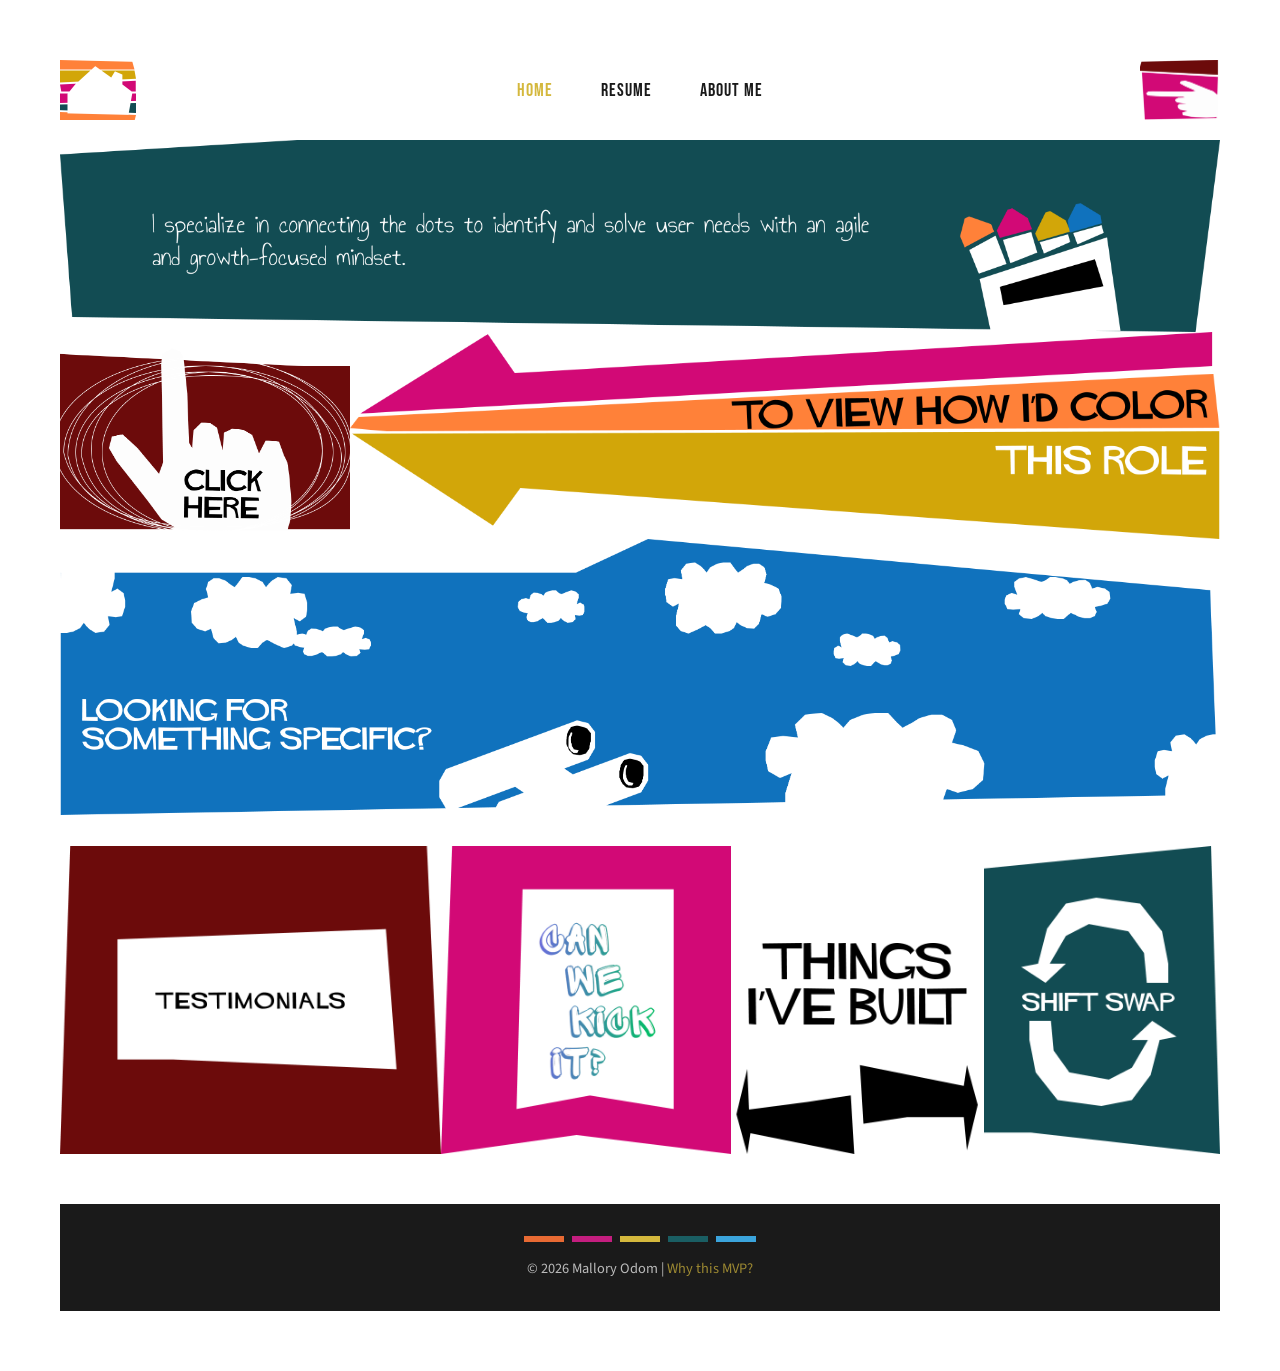
<file: index.html>
<!DOCTYPE html>
<html lang="en">
<head>
    <meta charset="UTF-8">
    <meta name="viewport" content="width=device-width, initial-scale=1.0">
    <title>Mallory Odom | Product Manager</title>
    
    <!-- Fonts -->
    <link href="https://fonts.googleapis.com/css2?family=Bebas+Neue&family=Source+Sans+Pro:wght@400;600;700&display=swap" rel="stylesheet">
    
    <!-- Styles -->
    <link rel="stylesheet" href="styles.css">
</head>
<body>

    <!-- ROW 1: Home + Nav + Back -->
    <div class="row-1">
<a href="index.html" class="img-block no-hover clickable">
    <img src="images/row1-home.png" class="default" alt="Home">
</a>
<nav>
    <ul class="nav-links">
        <li><a href="index.html" class="active">HOME</a></li>
        <li><a href="pages/resume.html">RESUME</a></li>
        <li><a href="pages/aboutme.html">ABOUT ME</a></li>
    </ul>
</nav>
<a href="row1-back.png" class="img-block no-hover clickable">
    <img src="images/row1-back.png" class="default" alt="Back">
</a>
    </div>

<!-- ROW 2: Single image with hover -->
<div class="row-2">
    <a href="https://modom1123.github.io/portfolio/pages/resume.html" class="img-block">
        <img src="images/row2.png" class="default" alt="I specialize in connecting the dots">
        <img src="images/row2-hover.png" class="hover" alt="">
    </a>
</div>

<!-- ROW 3: Click Here (2 blocks with hover) -->
<div class="row-3">
<a href="pages/skylight.html" class="img-block clickable">
    <img src="images/row3-clickhere.png" class="default" alt="Click Here">
    <img src="images/row3-clickhere-hover.png" class="hover" alt="Click Here">
</a>
    <div class="img-block clickable">
        <img src="images/row3-arrow.png" class="default" alt="To view my attempt at some color">
        <img src="images/row3-arrow-hover.png" class="hover" alt="Arrow">
    </div>
</div>
    <!-- ROW 4: Sky (with hover) -->
    <div class="row-4">
        <div class="img-block" style="height:100%">
            <img src="images/row4-sky.png" class="default" alt="Looking for something specific?">
            <img src="images/row4-sky-hover.png" class="hover" alt="Sky Hover">
        </div>
    </div>

    <!-- ROW 5: Category Cards (all with no hover) -->
<div class="row-5" id="categories">
    <a href="pages/testimonials.html" class="img-block no-hover clickable">
        <img src="images/row5-testimonials.png" class="default" alt="Testimonials">
    </a>
<a href="pages/canwekickit.html" class="img-block no-hover clickable">
  <img src="images/row5-can-we-kick-it.png" class="default" alt="Can We Kick It">
</a>
    <a href="pages/things-ive-built.html" class="img-block clickable">
        <img src="images/row5-built.png" class="default" alt="Things I've Built">
        <img src="images/row5-built-hover.png" class="hover" alt="Things I've Built">
    </a>
    <a href="pages/shift-swap.html" class="img-block no-hover clickable">
        <img src="images/row5-swap.png" class="default" alt="Shift Swap">
    </a>
</div>

    <!-- ROW 6: Blank -->
    <div class="row-6"></div>

<!-- FOOTER -->
<footer>
    <div class="footer-stripes">
        <div class="stripe s1"></div>
        <div class="stripe s2"></div>
        <div class="stripe s3"></div>
        <div class="stripe s4"></div>
        <div class="stripe s5"></div>
    </div>
    <p>© 2026 Mallory Odom | <a href="pages/whythismvp.html">Why this MVP?</a></p>
</footer>

    <!-- Scripts -->
    <script src="app.js"></script>
</body>
</html>
</file>
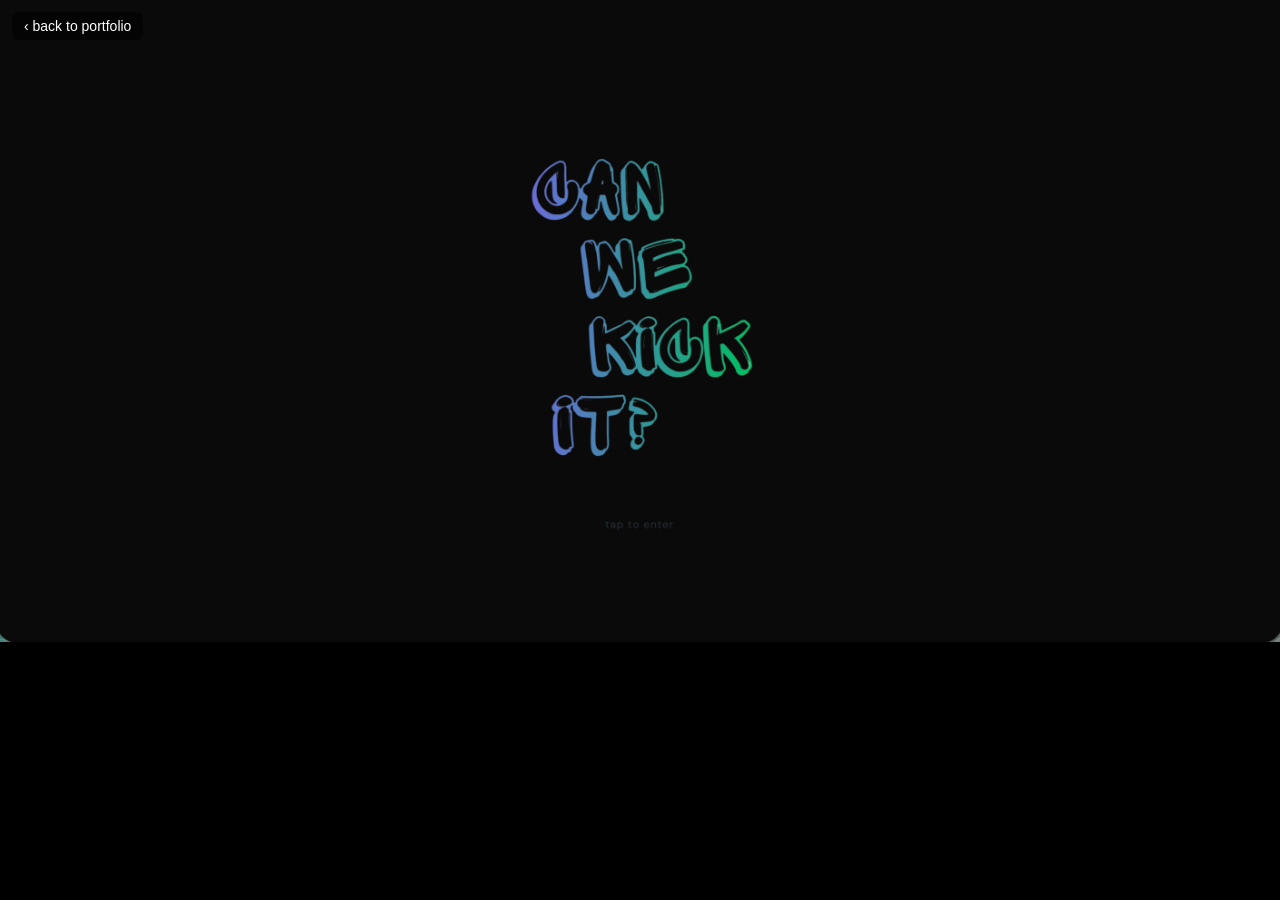
<file: images/canwekickit.html>
<!DOCTYPE html>
<html lang="en">
<head>
<meta charset="UTF-8">
<title>Can We Kick It — Interactive Prototype</title>
<style>
  * { margin: 0; padding: 0; box-sizing: border-box; }
  body { background: #000; font-family: sans-serif; }

  .cwki-screen { display: none; position: relative; width: 100%; }
  .cwki-screen.active { display: block; }
  .cwki-screen img { display: block; width: 100%; height: auto; }

  .cwki-hotspot {
    position: absolute;
    cursor: pointer;
    display: block;
  }
  .cwki-hotspot:hover {
    outline: 3px solid gold;
    outline-offset: -3px;
    background: rgba(255, 215, 0, 0.15);
  }

  .cwki-sidebar-hotspot {
    position: fixed;
    left: 0;
    cursor: pointer;
    z-index: 50;
    display: block;
  }
  .cwki-sidebar-hotspot:hover {
    outline: 3px solid gold;
    outline-offset: -3px;
    background: rgba(255, 215, 0, 0.15);
  }

  .cwki-back-link {
    position: fixed;
    top: 12px;
    left: 12px;
    font-size: 14px;
    color: #fff;
    background: rgba(0, 0, 0, 0.55);
    padding: 6px 12px;
    border-radius: 6px;
    z-index: 100;
    text-decoration: none;
  }
</style>
</head>
<body>

<a href="../index.html" class="cwki-back-link">‹ back to portfolio</a>

<!-- SPLASH -->
<div class="cwki-screen active" id="screen-splash">
  <img src="../images/can we kick it- enter.png" alt="Can We Kick It splash screen">
  <a class="cwki-hotspot" style="left:0; top:0; width:100%; height:100%;"
     onclick="return cwkiShow('screen-login')" title="Tap to enter"></a>
</div>

<!-- LOGIN -->
<div class="cwki-screen" id="screen-login">
  <img src="../images/can we kick it- login.png" alt="Login screen">
  <a class="cwki-hotspot" style="left:39.4%; top:64.9%; width:21.2%; height:5%;"
     onclick="return cwkiShow('screen-homepage')" title="Sign in"></a>
</div>

<!-- HOMEPAGE (top + bottom stacked, one scroll) -->
<div class="cwki-screen" id="screen-homepage">
  <img src="../images/can we kick it- homepage top.png" alt="Homepage top">
  <img src="../images/can we kick it- homepage bottom.png" alt="Homepage bottom">
</div>

<!-- YOUR CREWS -->
<div class="cwki-screen" id="screen-crews">
  <img src="../images/can we kick it- your crews.png" alt="Your crews screen">
  <a class="cwki-hotspot" style="left:42%; top:15%; width:16%; height:15%;"
     onclick="return cwkiShow('screen-homepage')" title="Back to homepage"></a>
</div>

<!-- FAQ -->
<div class="cwki-screen" id="screen-faq">
  <img src="../images/can we kick it- FAQ.png" alt="FAQ screen">
  <a class="cwki-hotspot" style="left:30%; top:1%; width:8%; height:5%;"
     onclick="return cwkiShow('screen-homepage')" title="Back"></a>
</div>

<!-- SETTINGS -->
<div class="cwki-screen" id="screen-settings">
  <img src="../images/can we kick it- settings.png" alt="Settings screen">
  <a class="cwki-hotspot" style="left:33%; top:1%; width:8%; height:5%;"
     onclick="return cwkiShow('screen-homepage')" title="Back"></a>
</div>

<!-- CREW MAP -->
<div class="cwki-screen" id="screen-map">
  <img src="../images/can we kick it- crew map.png" alt="Crew map screen">
  <a class="cwki-hotspot" style="left:22%; top:1%; width:8%; height:5%;"
     onclick="return cwkiShow('screen-homepage')" title="Back"></a>
</div>

<!-- NOTIFICATIONS -->
<div class="cwki-screen" id="screen-notifications">
  <img src="../images/can we kick it- notifications.png" alt="Notifications screen">
  <a class="cwki-hotspot" style="left:33%; top:1%; width:8%; height:5%;"
     onclick="return cwkiShow('screen-homepage')" title="Back"></a>
</div>

<!-- FIXED SIDEBAR (only active on homepage) -->
<div id="cwki-sidebar" style="display:none;">
  <a class="cwki-sidebar-hotspot" style="top:9%; width:4vw; height:3.5vh;"
     onclick="return cwkiShow('screen-notifications')" title="Notifications"></a>
  <a class="cwki-sidebar-hotspot" style="top:14%; width:4vw; height:3.5vh;"
     onclick="return cwkiShow('screen-map')" title="Crew Map"></a>
  <a class="cwki-sidebar-hotspot" style="top:19%; width:4vw; height:3.5vh;"
     onclick="return cwkiShow('screen-crews')" title="Your Crews"></a>
  <a class="cwki-sidebar-hotspot" style="top:87%; width:4vw; height:3.5vh;"
     onclick="return cwkiShow('screen-settings')" title="Settings"></a>
  <a class="cwki-sidebar-hotspot" style="top:92%; width:4vw; height:3.5vh;"
     onclick="return cwkiShow('screen-faq')" title="FAQ"></a>
</div>

<script>
function cwkiShow(id) {
  document.querySelectorAll('.cwki-screen').forEach(function (s) {
    s.classList.remove('active');
  });
  document.getElementById(id).classList.add('active');
  document.getElementById('cwki-sidebar').style.display =
    (id === 'screen-homepage') ? 'block' : 'none';
  window.scrollTo(0, 0);
  return false;
}
</script>

</body>
</html>
</file>
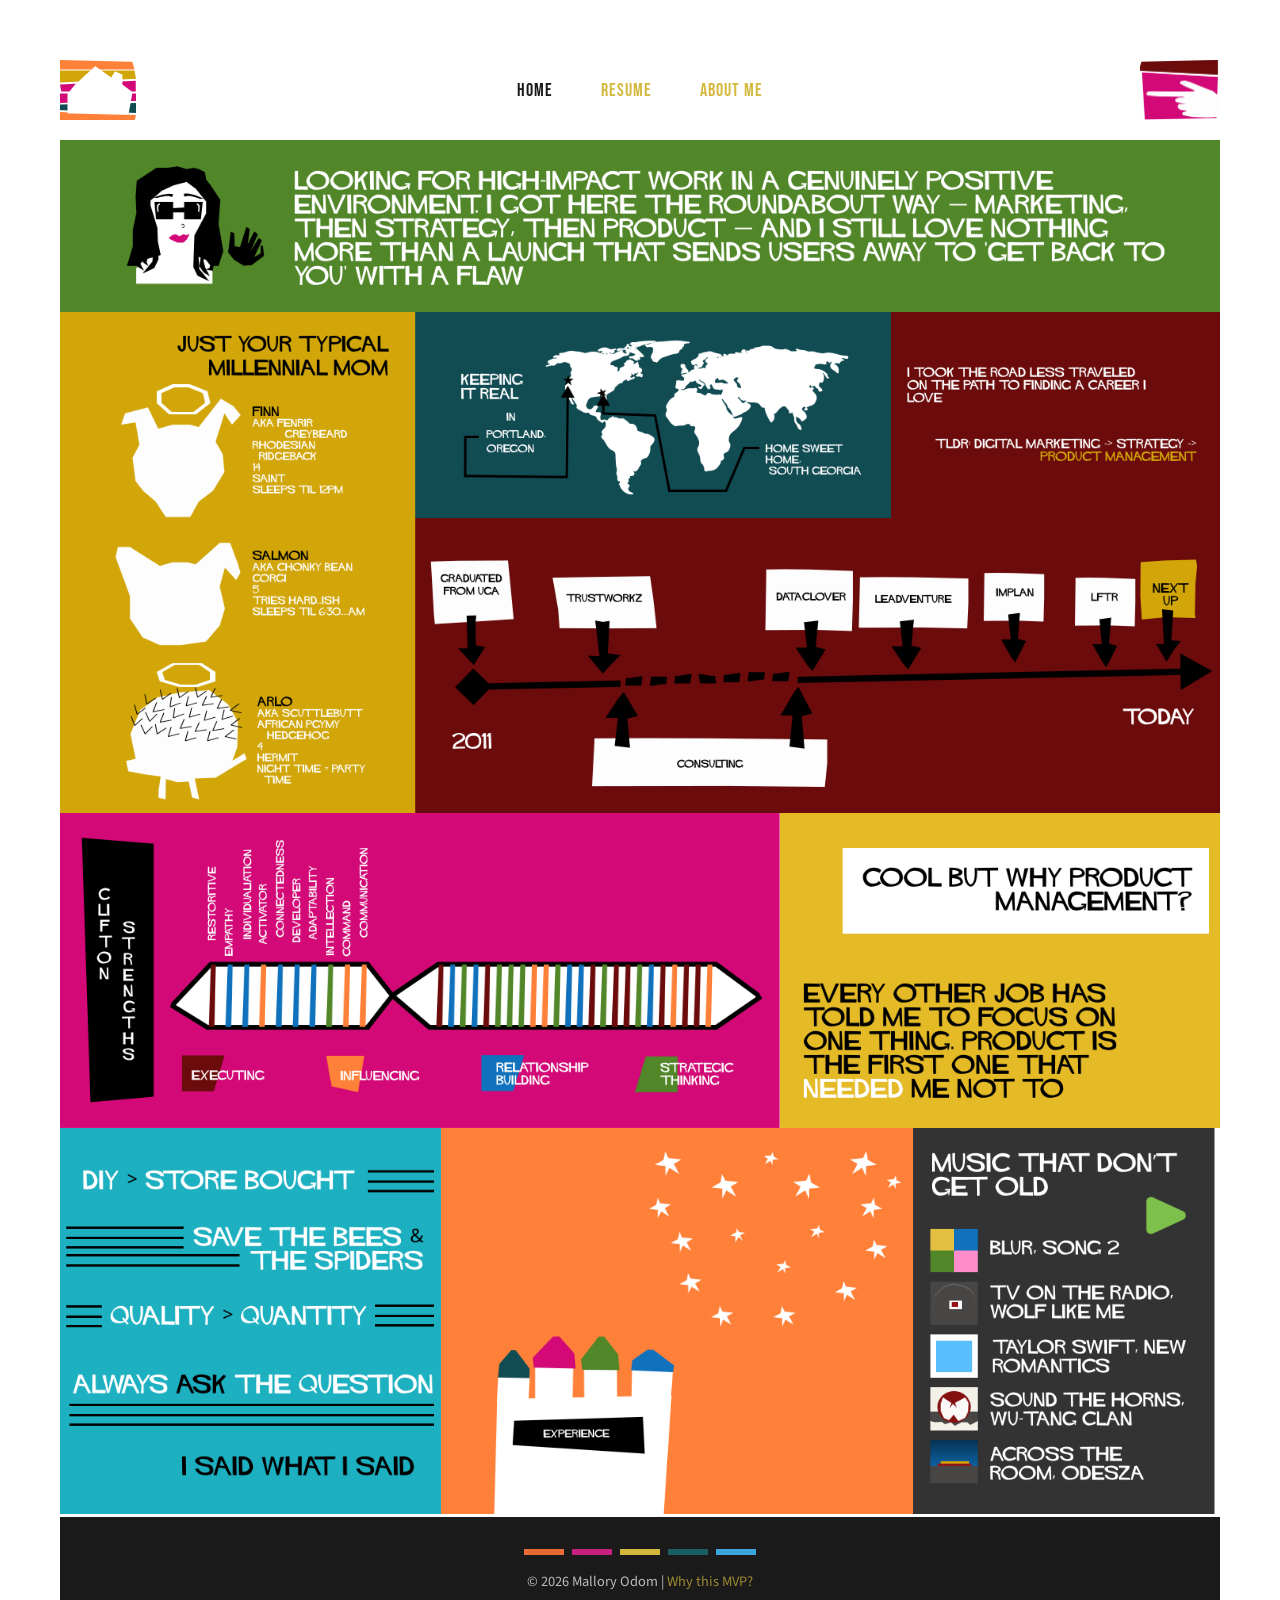
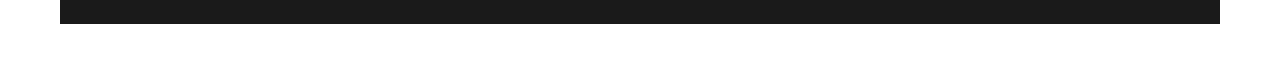
<file: pages/aboutme.html>
<!DOCTYPE html>
<html lang="en">
<head>
    <meta charset="UTF-8">
    <meta name="viewport" content="width=device-width, initial-scale=1.0">
    <title>About Me | Mallory Odom</title>
    <!-- Fonts -->
    <link href="https://fonts.googleapis.com/css2?family=Bebas+Neue&family=Source+Sans+Pro:wght@400;600;700&display=swap" rel="stylesheet">
    <!-- Styles -->
    <link rel="stylesheet" href="../styles.css">
</head>
<body>
<!-- ROW 1: Home + Nav + Back -->
    <div class="row-1">
        <a href="../index.html" class="img-block no-hover clickable">
            <img src="../images/row1-home.png" class="default" alt="Home">
        </a>
        <nav>
            <ul class="nav-links">
                <li><a href="../index.html">HOME</a></li>
                <li><a href="resume.html" class="active">RESUME</a></li>
                <li><a href="aboutme.html">ABOUT ME</a></li>
            </ul>
        </nav>
        <a href="javascript:history.back()" class="img-block clickable">
            <img src="../images/row1-back.png" class="default" alt="Back">
            <img src="../images/row1-back-hover.png" class="hover" alt="Back">
        </a>
    </div>

  <!-- ABOUT BANNER 1: Intro -->
<div class="about-banner">
    <img src="../images/row_1-AM.png" alt="Looking for high-impact work in a genuinely positive environment">
</div>

<!-- ABOUT BANNER 2: Millennial mom, map, career path -->
<div class="about-banner">
    <img src="../images/row_2-AM.png" alt="Just your typical millennial mom, keeping it real in Portland Oregon, career timeline">
</div>

<!-- ABOUT ROW: Strengths + Why PM (2 columns) -->
<div class="about-strengths-row">
    <img src="../images/row_3-1-AM.png" alt="Clifton Strengths">
    <img src="../images/row_3-2-AM.png" alt="Cool but why product management">
</div>

<!-- ABOUT ROW: DIY / Experience / Music (3 columns) -->
<div class="about-cards">
    <img src="../images/row_4-1-AM.png" alt="DIY greater than store bought">
<a href="resume.html" class="img-block clickable">
    <img src="../images/row_4-2-AM.png" class="default" alt="Experience">
    <img src="../images/row_4-2-hover-AM.png" class="hover" alt="Experience">
</a>
    <img src="../images/row_4-_3-AM.png" alt="Music that don't get old">
</div>
<!-- FOOTER -->
<footer>
    <div class="footer-stripes">
        <div class="stripe s1"></div>
        <div class="stripe s2"></div>
        <div class="stripe s3"></div>
        <div class="stripe s4"></div>
        <div class="stripe s5"></div>
    </div>
    <p>© 2026 Mallory Odom | <a href="pages/whythismvp.html">Why this MVP?</a></p>
</footer>

    <!-- Scripts -->
    <script src="../app.js"></script>
</body>
</html>
</file>
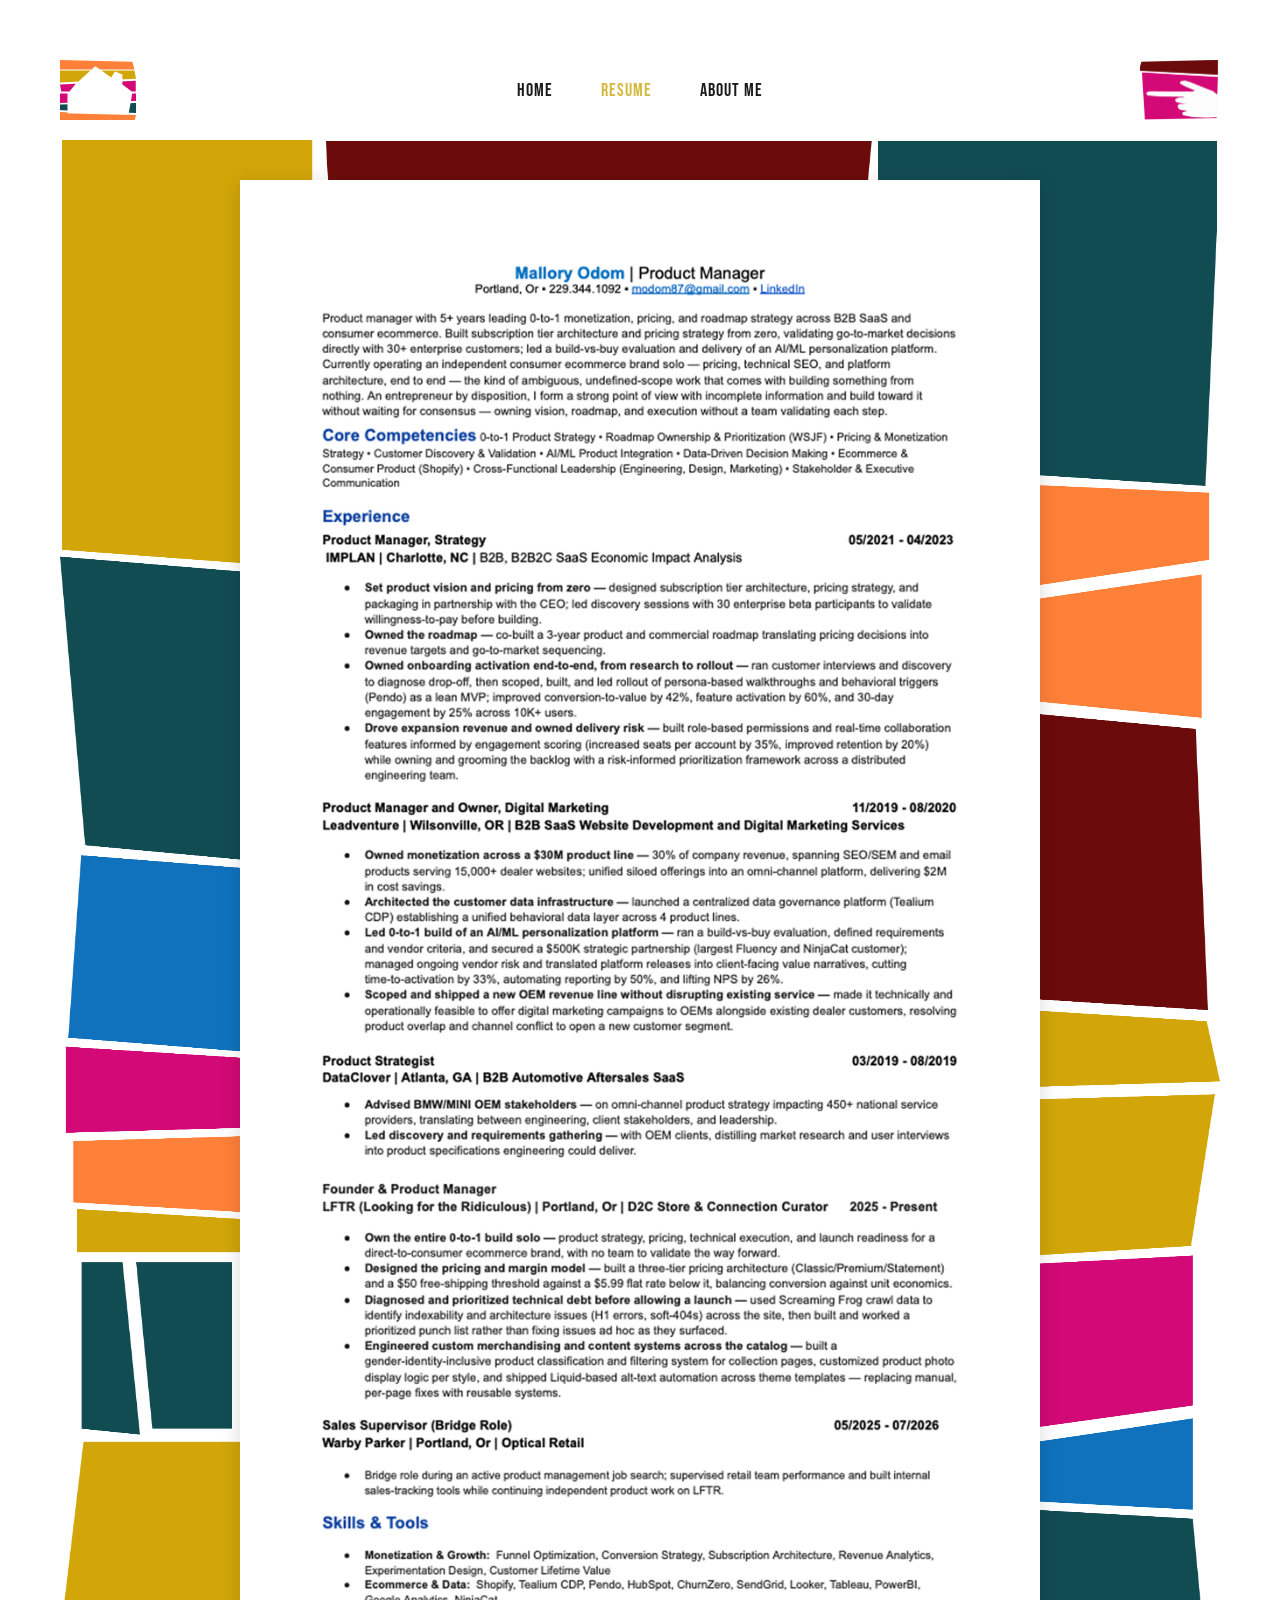
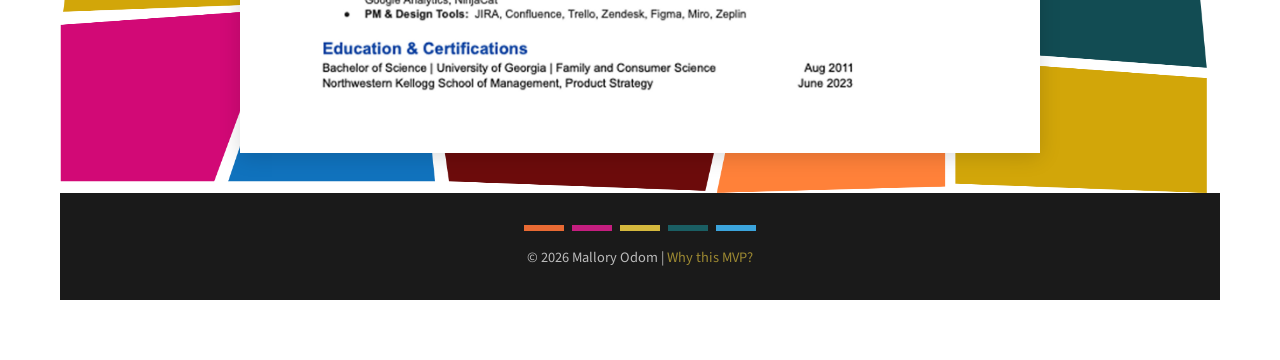
<file: pages/resume.html>
<!DOCTYPE html>
<html lang="en">
<head>
    <meta charset="UTF-8">
    <meta name="viewport" content="width=device-width, initial-scale=1.0">
    <title>Resume | Mallory Odom</title>
    <link href="https://fonts.googleapis.com/css2?family=Bebas+Neue&family=Source+Sans+Pro:wght@400;600;700&display=swap" rel="stylesheet">
    <link rel="stylesheet" href="../styles.css">
</head>
<body>
    <!-- ROW 1: Home + Nav + Back -->
    <div class="row-1">
        <a href="../index.html" class="img-block no-hover clickable">
            <img src="../images/row1-home.png" class="default" alt="Home">
        </a>
        <nav>
            <ul class="nav-links">
                <li><a href="../index.html">HOME</a></li>
                <li><a href="resume.html" class="active">RESUME</a></li>
                <li><a href="aboutme.html">ABOUT ME</a></li>
            </ul>
        </nav>
        <a href="javascript:history.back()" class="img-block no-hover clickable">
            <img src="../images/row1-back.png" class="default" alt="Back">
        </a>
    </div>

    <!-- RESUME PAGE -->
    <div class="resume-page">

        <!-- Resume Content Card -->
        <div class="resume-content">

            <!-- Header + Objective + Core Competencies -->
            <div class="resume-section">
                <img src="../images/resume -1.png" alt="Mallory Odom, Product Manager, contact info, objective statement, and core competencies">
            </div>

            <!-- Experience: IMPLAN (with hover link) -->
            <a href="impln.html" class="resume-section resume-link no-hover">
    <img src="../images/resume -2.png" class="default" alt="IMPLAN, Product Manager Strategy">
</a>
            <!-- Experience: Leadventure (with hover link) -->
            <a href="lv.html" class="resume-section resume-link no-hover">
    <img src="../images/resume -3.png" class="default" alt="Leadventure, Product Manager and Owner Digital Marketing">
</a>

            <!-- Experience: DataClover (with hover link) -->
            <a href="dc.html" class="resume-section resume-link no-hover">
    <img src="../images/resume -4.png" class="default" alt="DataClover, Product Strategist">
</a>

            <!-- Experience: LFTR (with hover link) -->
            <a href="lftr.html" class="resume-section resume-link no-hover">
    <img src="../images/resume -5.png" class="default" alt="LFTR, Founder and Product Manager">
</a>

            <!-- Warby Parker + Skills & Tools + Education -->
            <div class="resume-section">
                <img src="../images/resume -6.png" alt="Warby Parker Sales Supervisor, Skills and Tools, Education and Certifications">
            </div>

        </div>

    </div>

<!-- FOOTER -->
<footer>
    <div class="footer-stripes">
        <div class="stripe s1"></div>
        <div class="stripe s2"></div>
        <div class="stripe s3"></div>
        <div class="stripe s4"></div>
        <div class="stripe s5"></div>
    </div>
    <p>© 2026 Mallory Odom | <a href="pages/whythismvp.html">Why this MVP?</a></p>
</footer>

    <script src="../app.js"></script>
</body>
</html>
</file>
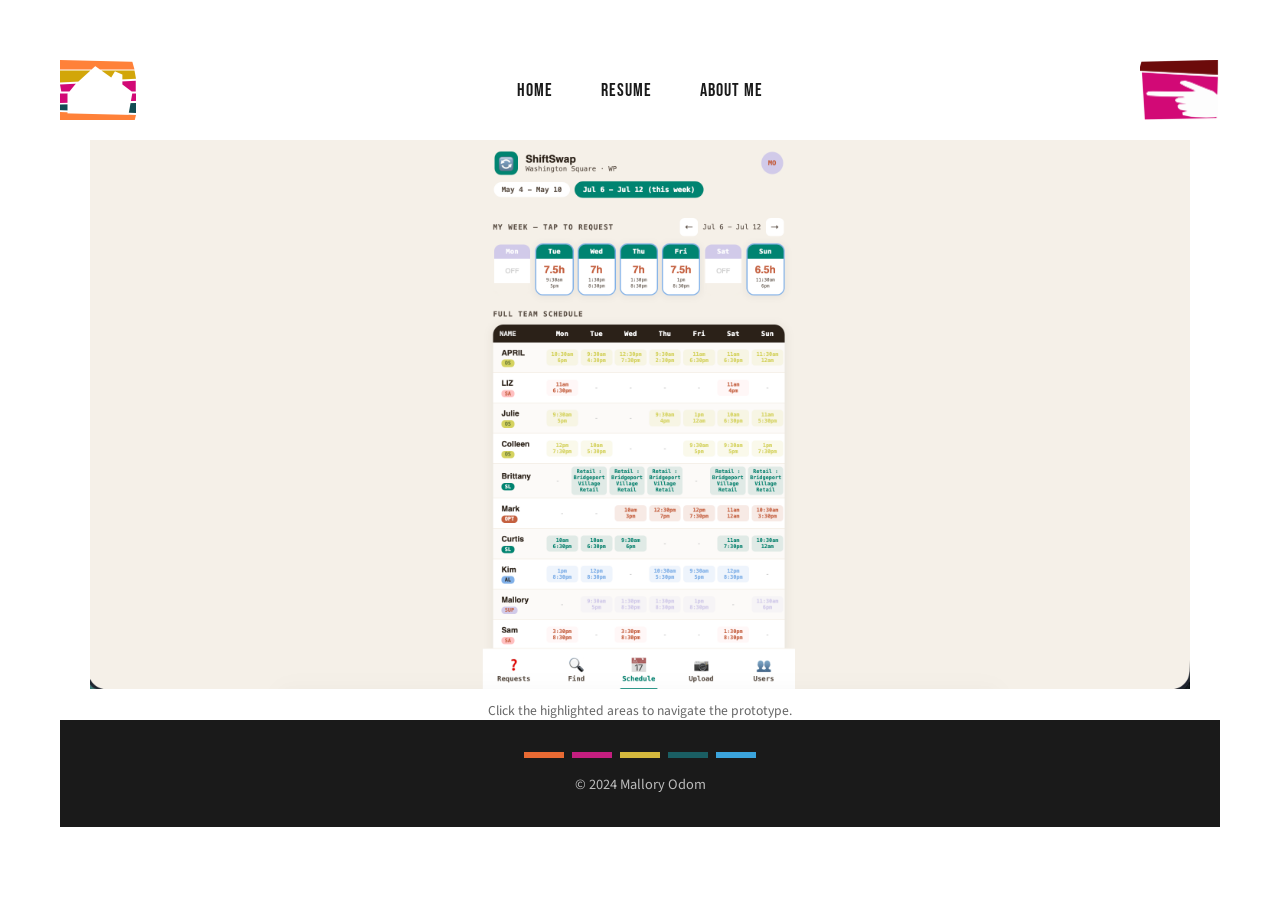
<file: pages/shift-swap.html>
<!DOCTYPE html>
<html lang="en">
<head>
    <meta charset="UTF-8">
    <meta name="viewport" content="width=device-width, initial-scale=1.0">
    <title>Shift Swap Demo | Mallory Odom</title>
    <link href="https://fonts.googleapis.com/css2?family=Bebas+Neue&family=Source+Sans+Pro:wght@400;600;700&display=swap" rel="stylesheet">
    <link rel="stylesheet" href="../styles.css">
    <style>
        .demo-wrap {
            max-width: 1100px;
            margin: 0 auto;
            position: relative;
        }

        .demo-stage {
            position: relative;
            width: 100%;
            line-height: 0;
        }

        .demo-screen {
            position: absolute;
            top: 0;
            left: 0;
            width: 100%;
            display: none;
            line-height: 0;
        }

        .demo-screen.active {
            display: block;
            position: relative;
        }

        .demo-screen img {
            width: 100%;
            height: auto;
            display: block;
        }

        .hotspot {
            position: absolute;
            cursor: pointer;
            border-radius: 8px;
            transition: background 0.2s ease, outline 0.2s ease;
            z-index: 5;
        }

        .hotspot:hover {
            background: rgba(212, 184, 61, 0.25);
            outline: 2px solid #D4B83D;
        }

        .nav-hotspots {
            position: absolute;
            top: 0;
            left: 0;
            width: 100%;
            height: 100%;
            pointer-events: none;
            z-index: 10;
        }

        .nav-hotspots .hotspot {
            pointer-events: auto;
        }

        .demo-note {
            text-align: center;
            font-family: 'Source Sans Pro', sans-serif;
            color: #666;
            font-size: 0.85rem;
            margin-top: 12px;
        }
    </style>
</head>
<body>
    <!-- ROW 1: Home + Nav + Back -->
    <div class="row-1">
        <a href="../index.html" class="img-block no-hover clickable">
            <img src="../images/row1-home.png" class="default" alt="Home">
        </a>
        <nav>
            <ul class="nav-links">
                <li><a href="../index.html">HOME</a></li>
                <li><a href="resume.html">RESUME</a></li>
                <li><a href="aboutme.html">ABOUT ME</a></li>
            </ul>
        </nav>
        <a href="javascript:history.back()" class="img-block no-hover clickable">
            <img src="../images/row1-back.png" class="default" alt="Back">
        </a>
    </div>

    <!-- DEMO -->
    <div class="demo-wrap">
        <div class="demo-stage">

            <!-- Screen: Schedule (default/home) -->
            <div class="demo-screen active" data-screen="schedule">
                <img src="../images/shift swap-schedule.png" alt="ShiftSwap schedule view">
            </div>

            <!-- Screen: Find Coverage home -->
            <div class="demo-screen" data-screen="find-home">
                <img src="../images/shift swap-find home.png" alt="ShiftSwap find coverage home">
                <div class="hotspot" data-goto="find-as-manager" style="left: 37%; top: 24.5%; width: 14%; height: 17%;"></div>
                <div class="hotspot" data-goto="find-as-me" style="left: 51%; top: 24.5%; width: 14%; height: 17%;"></div>
            </div>

            <!-- Screen: Find Coverage - As a Manager -->
            <div class="demo-screen" data-screen="find-as-manager">
                <img src="../images/shift swap-find as a manager.png" alt="ShiftSwap find coverage as a manager">
                <div class="hotspot" data-goto="find-as-me" style="left: 51%; top: 24.5%; width: 14%; height: 17%;"></div>
            </div>

            <!-- Screen: Find Coverage - As Me -->
            <div class="demo-screen" data-screen="find-as-me">
                <img src="../images/shift swap-find as me.png" alt="ShiftSwap find coverage as me">
                <div class="hotspot" data-goto="find-as-manager" style="left: 37%; top: 24.5%; width: 14%; height: 17%;"></div>
            </div>

            <!-- Screen: Requests -->
            <div class="demo-screen" data-screen="requests">
                <img src="../images/shift swap-request.png" alt="ShiftSwap requests view">
            </div>

            <!-- Screen: Upload / Edit Schedule -->
            <div class="demo-screen" data-screen="upload">
                <img src="../images/shift swap- upload.png" alt="ShiftSwap upload and edit schedule view">
            </div>

            <!-- Screen: Users -->
            <div class="demo-screen" data-screen="users">
                <img src="../images/shift swap-users.png" alt="ShiftSwap users view">
            </div>

            <!-- Persistent bottom nav hotspots, same on every screen -->
            <div class="nav-hotspots">
                <div class="hotspot" data-goto="requests" style="left: 36%; top: 94%; width: 5.5%; height: 5.5%;"></div>
                <div class="hotspot" data-goto="find-home" style="left: 41.8%; top: 94%; width: 5.5%; height: 5.5%;"></div>
                <div class="hotspot" data-goto="schedule" style="left: 47.6%; top: 94%; width: 5.5%; height: 5.5%;"></div>
                <div class="hotspot" data-goto="upload" style="left: 53.4%; top: 94%; width: 5.5%; height: 5.5%;"></div>
                <div class="hotspot" data-goto="users" style="left: 59.2%; top: 94%; width: 5.5%; height: 5.5%;"></div>
            </div>

        </div>

        <p class="demo-note">Click the highlighted areas to navigate the prototype.</p>

    </div>

    <!-- Footer -->
    <footer>
        <div class="footer-stripes">
            <div class="stripe s1"></div>
            <div class="stripe s2"></div>
            <div class="stripe s3"></div>
            <div class="stripe s4"></div>
            <div class="stripe s5"></div>
        </div>
        <p>© 2024 Mallory Odom</p>
    </footer>

    <script src="../app.js"></script>
    <script>
        document.querySelectorAll('.hotspot[data-goto]').forEach(function (spot) {
            spot.addEventListener('click', function () {
                var target = spot.getAttribute('data-goto');
                document.querySelectorAll('.demo-screen').forEach(function (screen) {
                    screen.classList.toggle('active', screen.getAttribute('data-screen') === target);
                });
            });
        });
    </script>
</body>
</html>
</file>
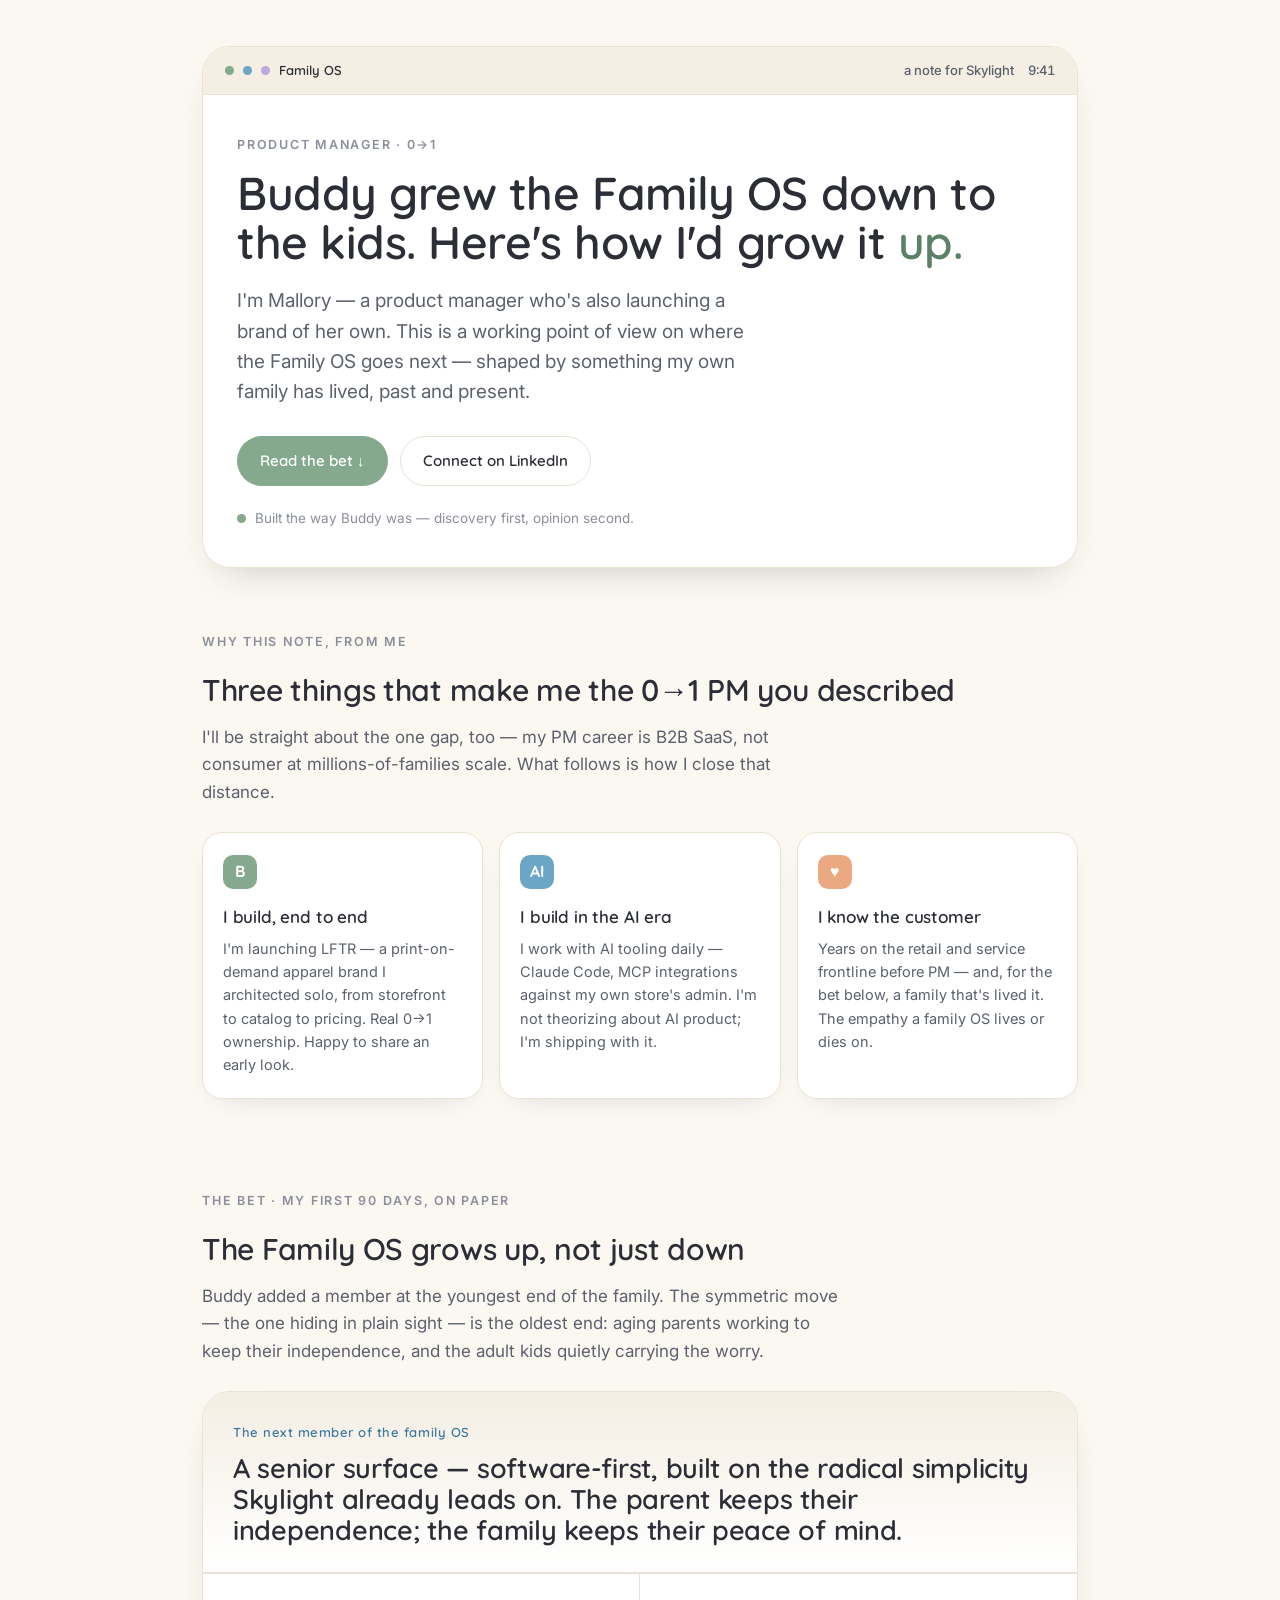
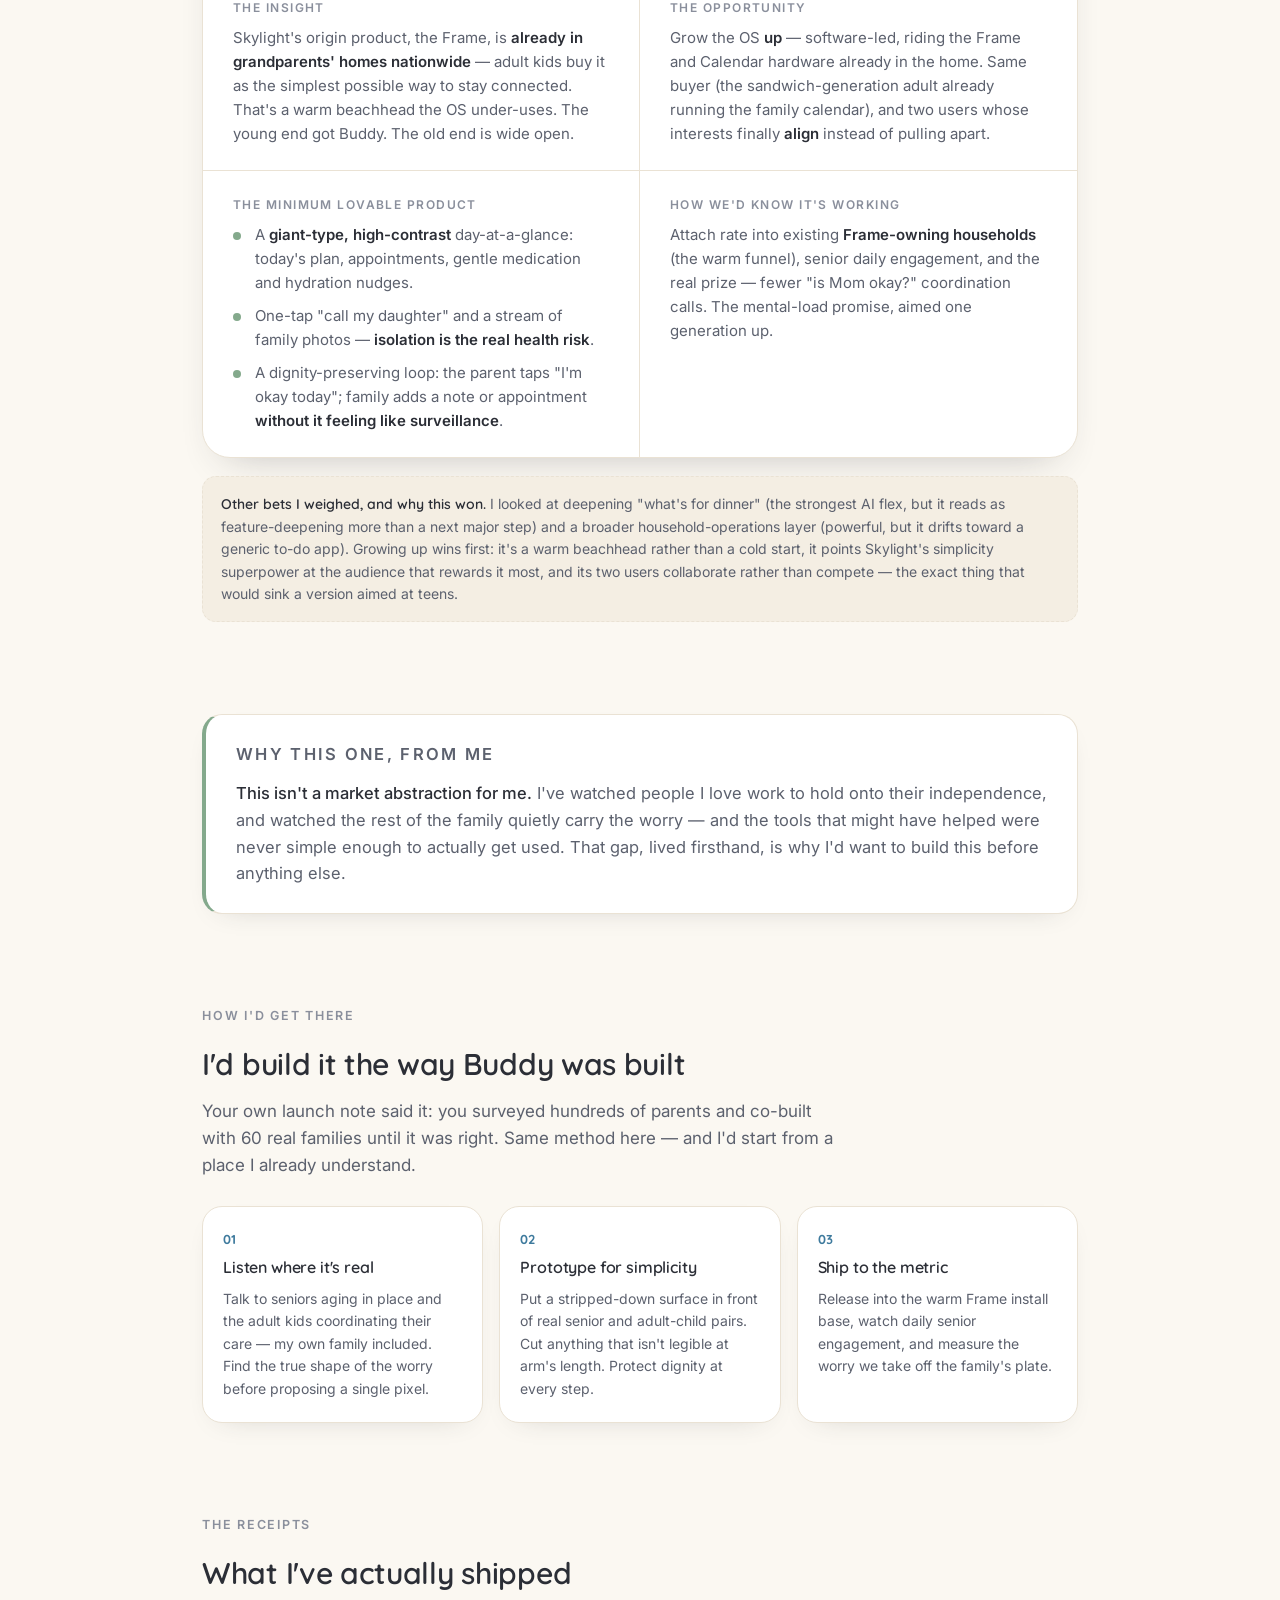
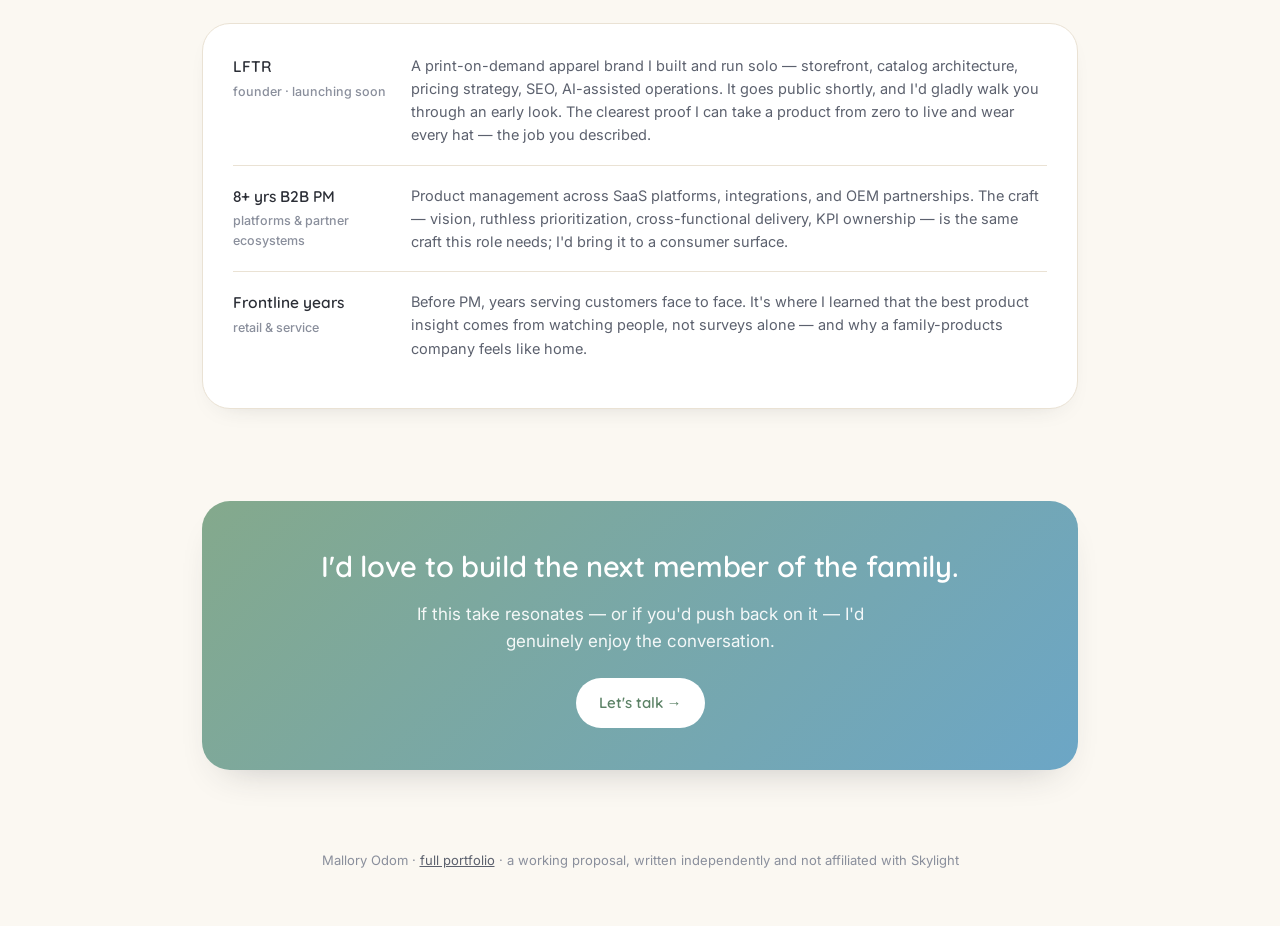
<file: pages/skylight.html>
<!DOCTYPE html>
<html lang="en">
<head>
<meta charset="UTF-8" />
<meta name="viewport" content="width=device-width, initial-scale=1.0" />
<title>Mallory Odom — for Skylight</title>
<link rel="preconnect" href="https://fonts.googleapis.com" />
<link rel="preconnect" href="https://fonts.gstatic.com" crossorigin />
<link href="https://fonts.googleapis.com/css2?family=Quicksand:wght@400;500;600;700&family=Inter:wght@400;500;600&display=swap" rel="stylesheet" />
<style>
  :root{
    --paper:#FBF8F2;
    --paper-2:#F4EEE3;
    --card:#FFFFFF;
    --ink:#2B2E36;
    --ink-soft:#5C616E;
    --ink-faint:#8A8F9C;
    --sage:#84A98C;
    --sage-deep:#5C8266;
    --lagoon:#6CA6C6;
    --lagoon-deep:#3E7A9D;
    --lavender:#BBA9E0;
    --apricot:#EBA982;
    --line:#EAE2D4;
    --shadow:0 18px 40px -24px rgba(43,46,54,.32);
    --shadow-soft:0 10px 28px -20px rgba(43,46,54,.28);
    --r-lg:28px;
    --r-md:20px;
    --r-sm:14px;
    --maxw:920px;
  }
  *{box-sizing:border-box;}
  html{scroll-behavior:smooth;}
  body{
    margin:0;
    background:var(--paper);
    color:var(--ink);
    font-family:"Inter",system-ui,sans-serif;
    font-size:17px;
    line-height:1.6;
    -webkit-font-smoothing:antialiased;
  }
  .wrap{max-width:var(--maxw);margin:0 auto;padding:0 22px;}
  h1,h2,h3{font-family:"Quicksand",sans-serif;font-weight:600;letter-spacing:-.01em;margin:0;}
  p{margin:0 0 1em;}
  a{color:var(--lagoon-deep);}
  .eyebrow{
    font-family:"Inter",sans-serif;font-weight:600;font-size:12.5px;
    letter-spacing:.14em;text-transform:uppercase;color:var(--ink-faint);
    margin:0 0 14px;
  }

  /* ---------- Device-frame hero ---------- */
  header{padding:46px 0 18px;}
  .device{
    background:var(--card);
    border:1px solid var(--line);
    border-radius:var(--r-lg);
    box-shadow:var(--shadow);
    overflow:hidden;
  }
  .statusbar{
    display:flex;align-items:center;justify-content:space-between;
    padding:13px 22px;background:var(--paper-2);
    border-bottom:1px solid var(--line);
    font-size:13px;color:var(--ink-soft);font-weight:500;
  }
  .statusbar .os{display:flex;align-items:center;gap:9px;font-family:"Quicksand";font-weight:600;color:var(--ink);}
  .dot{width:9px;height:9px;border-radius:50%;display:inline-block;}
  .dot.sage{background:var(--sage);}
  .dot.lagoon{background:var(--lagoon);}
  .dot.lav{background:var(--lavender);}
  .statusbar .meta{display:flex;align-items:center;gap:14px;font-variant-numeric:tabular-nums;}
  .screen{padding:40px 34px 38px;}
  .screen h1{font-size:clamp(30px,5.4vw,46px);line-height:1.08;}
  .screen h1 .hl{color:var(--sage-deep);}
  .screen .sub{font-size:clamp(17px,2.4vw,19px);color:var(--ink-soft);max-width:44ch;margin-top:18px;}
  .cta-row{display:flex;flex-wrap:wrap;gap:12px;margin-top:28px;}
  .btn{
    display:inline-flex;align-items:center;gap:8px;
    font-family:"Quicksand";font-weight:600;font-size:15px;
    padding:12px 22px;border-radius:999px;text-decoration:none;
    border:1.5px solid transparent;transition:transform .15s ease, background .15s ease;
  }
  .btn.primary{background:var(--sage);color:#fff;}
  .btn.primary:hover{background:var(--sage-deep);transform:translateY(-1px);}
  .btn.ghost{background:transparent;color:var(--ink);border-color:var(--line);}
  .btn.ghost:hover{border-color:var(--sage);transform:translateY(-1px);}

  .note-from{
    margin-top:22px;font-size:13.5px;color:var(--ink-faint);
    display:flex;align-items:center;gap:9px;
  }

  /* ---------- Sections ---------- */
  section{padding:46px 0;}
  .sec-head{margin-bottom:26px;}
  .sec-head h2{font-size:clamp(23px,3.6vw,30px);}
  .sec-head .lede{color:var(--ink-soft);max-width:58ch;margin-top:10px;}

  /* tile grid for "why me" */
  .tiles{display:grid;grid-template-columns:repeat(3,1fr);gap:16px;}
  .tile{
    background:var(--card);border:1px solid var(--line);border-radius:var(--r-md);
    padding:22px 20px;box-shadow:var(--shadow-soft);
  }
  .tile .chip{
    width:34px;height:34px;border-radius:10px;display:flex;align-items:center;justify-content:center;
    font-family:"Quicksand";font-weight:700;color:#fff;font-size:16px;margin-bottom:14px;
  }
  .tile h3{font-size:17px;margin-bottom:7px;}
  .tile p{font-size:14.5px;color:var(--ink-soft);margin:0;}

  /* the bet */
  .bet{
    background:var(--card);border:1px solid var(--line);border-radius:var(--r-lg);
    box-shadow:var(--shadow);overflow:hidden;
  }
  .bet-top{padding:26px 30px;background:linear-gradient(180deg,var(--paper-2),var(--card));border-bottom:1px solid var(--line);}
  .bet-top .tag{font-family:"Quicksand";font-weight:600;font-size:13px;color:var(--lagoon-deep);letter-spacing:.04em;}
  .bet-top h3{font-size:clamp(21px,3.2vw,27px);margin-top:8px;line-height:1.15;}
  .bet-grid{display:grid;grid-template-columns:1fr 1fr;}
  .bet-cell{padding:24px 30px;border-top:1px solid var(--line);}
  .bet-cell:nth-child(odd){border-right:1px solid var(--line);}
  .bet-cell .k{
    font-family:"Inter";font-weight:600;font-size:12px;letter-spacing:.12em;
    text-transform:uppercase;color:var(--ink-faint);margin-bottom:9px;
  }
  .bet-cell p{font-size:15px;color:var(--ink-soft);margin:0;}
  .bet-cell strong{color:var(--ink);font-weight:600;}
  .mlp-list{margin:0;padding:0;list-style:none;}
  .mlp-list li{font-size:15px;color:var(--ink-soft);padding-left:22px;position:relative;margin-bottom:9px;}
  .mlp-list li:last-child{margin-bottom:0;}
  .mlp-list li::before{content:"";position:absolute;left:0;top:9px;width:8px;height:8px;border-radius:50%;background:var(--sage);}
  .aside{
    margin-top:18px;background:var(--paper-2);border:1px dashed var(--line);
    border-radius:var(--r-sm);padding:16px 18px;font-size:14px;color:var(--ink-soft);
  }
  .aside b{color:var(--ink);font-family:"Quicksand";font-weight:600;}

  /* personal note */
  .personal{
    background:var(--card);border:1px solid var(--line);border-left:4px solid var(--sage);
    border-radius:var(--r-md);padding:26px 30px;box-shadow:var(--shadow-soft);
  }
  .personal .eyebrow{margin-bottom:12px;}
  .personal p{font-size:16.5px;color:var(--ink-soft);margin:0;line-height:1.62;}
  .personal p .em{color:var(--ink);font-weight:500;}

  /* method */
  .method{display:grid;grid-template-columns:repeat(3,1fr);gap:16px;}
  .step{background:var(--card);border:1px solid var(--line);border-radius:var(--r-md);padding:22px 20px;box-shadow:var(--shadow-soft);}
  .step .n{font-family:"Quicksand";font-weight:700;font-size:13px;color:var(--lagoon-deep);}
  .step h3{font-size:16px;margin:6px 0 7px;}
  .step p{font-size:14px;color:var(--ink-soft);margin:0;}

  /* proof */
  .proof{background:var(--card);border:1px solid var(--line);border-radius:var(--r-lg);box-shadow:var(--shadow-soft);padding:30px;}
  .proof-row{display:grid;grid-template-columns:160px 1fr;gap:18px;padding:18px 0;border-top:1px solid var(--line);}
  .proof-row:first-of-type{border-top:none;padding-top:0;}
  .proof-row .label{font-family:"Quicksand";font-weight:600;color:var(--ink);font-size:15.5px;}
  .proof-row .label span{display:block;font-family:"Inter";font-weight:500;font-size:12.5px;color:var(--ink-faint);margin-top:3px;}
  .proof-row p{font-size:14.5px;color:var(--ink-soft);margin:0;}

  /* close */
  .close{
    background:linear-gradient(135deg,var(--sage) 0%,var(--lagoon) 100%);
    border-radius:var(--r-lg);padding:42px 34px;text-align:center;color:#fff;box-shadow:var(--shadow);
  }
  .close h2{color:#fff;font-size:clamp(22px,3.4vw,29px);}
  .close p{color:rgba(255,255,255,.92);max-width:48ch;margin:12px auto 22px;}
  .close .btn.primary{background:#fff;color:var(--sage-deep);}
  .close .btn.primary:hover{background:var(--paper);}

  footer{padding:34px 0 56px;text-align:center;color:var(--ink-faint);font-size:13px;}
  footer a{color:var(--ink-soft);}

  @media (max-width:720px){
    body{font-size:16px;}
    .screen{padding:30px 22px 30px;}
    .tiles{grid-template-columns:1fr;}
    .bet-grid{grid-template-columns:1fr;}
    .bet-cell:nth-child(odd){border-right:none;}
    .method{grid-template-columns:1fr;}
    .proof-row{grid-template-columns:1fr;gap:6px;}
    .statusbar .meta .hide-sm{display:none;}
  }
  @media (prefers-reduced-motion:reduce){
    *{transition:none !important;scroll-behavior:auto;}
  }
</style>
</head>
<body>

<header>
  <div class="wrap">
    <div class="device">
      <div class="statusbar">
        <div class="os">
          <span class="dot sage"></span><span class="dot lagoon"></span><span class="dot lav"></span>
          Family OS
        </div>
        <div class="meta">
          <span class="hide-sm">a note for Skylight</span>
          <span>9:41</span>
        </div>
      </div>
      <div class="screen">
        <p class="eyebrow">Product Manager · 0→1</p>
        <h1>Buddy grew the Family OS down to the kids. Here's how I'd grow it <span class="hl">up.</span></h1>
        <p class="sub">I'm Mallory — a product manager who's also launching a brand of her own. This is a working point of view on where the Family OS goes next — shaped by something my own family has lived, past and present.</p>
        <div class="cta-row">
          <a class="btn primary" href="#bet">Read the bet ↓</a>
          <a class="btn ghost" href="https://www.linkedin.com/in/mallory-odom" target="_blank" rel="noopener">Connect on LinkedIn</a>
        </div>
        <div class="note-from">
          <span class="dot sage"></span> Built the way Buddy was — discovery first, opinion second.
        </div>
      </div>
    </div>
  </div>
</header>

<section id="why">
  <div class="wrap">
    <div class="sec-head">
      <p class="eyebrow">Why this note, from me</p>
      <h2>Three things that make me the 0→1 PM you described</h2>
      <p class="lede">I'll be straight about the one gap, too — my PM career is B2B SaaS, not consumer at millions-of-families scale. What follows is how I close that distance.</p>
    </div>
    <div class="tiles">
      <div class="tile">
        <div class="chip" style="background:var(--sage)">B</div>
        <h3>I build, end to end</h3>
        <p>I'm launching LFTR — a print-on-demand apparel brand I architected solo, from storefront to catalog to pricing. Real 0→1 ownership. Happy to share an early look.</p>
      </div>
      <div class="tile">
        <div class="chip" style="background:var(--lagoon)">AI</div>
        <h3>I build in the AI era</h3>
        <p>I work with AI tooling daily — Claude Code, MCP integrations against my own store's admin. I'm not theorizing about AI product; I'm shipping with it.</p>
      </div>
      <div class="tile">
        <div class="chip" style="background:var(--apricot)">♥</div>
        <h3>I know the customer</h3>
        <p>Years on the retail and service frontline before PM — and, for the bet below, a family that's lived it. The empathy a family OS lives or dies on.</p>
      </div>
    </div>
  </div>
</section>

<section id="bet">
  <div class="wrap">
    <div class="sec-head">
      <p class="eyebrow">The bet · my first 90 days, on paper</p>
      <h2>The Family OS grows up, not just down</h2>
      <p class="lede">Buddy added a member at the youngest end of the family. The symmetric move — the one hiding in plain sight — is the oldest end: aging parents working to keep their independence, and the adult kids quietly carrying the worry.</p>
    </div>

    <div class="bet">
      <div class="bet-top">
        <span class="tag">The next member of the family OS</span>
        <h3>A senior surface — software-first, built on the radical simplicity Skylight already leads on. The parent keeps their independence; the family keeps their peace of mind.</h3>
      </div>
      <div class="bet-grid">
        <div class="bet-cell">
          <div class="k">The insight</div>
          <p>Skylight's origin product, the Frame, is <strong>already in grandparents' homes nationwide</strong> — adult kids buy it as the simplest possible way to stay connected. That's a warm beachhead the OS under-uses. The young end got Buddy. The old end is wide open.</p>
        </div>
        <div class="bet-cell">
          <div class="k">The opportunity</div>
          <p>Grow the OS <strong>up</strong> — software-led, riding the Frame and Calendar hardware already in the home. Same buyer (the sandwich-generation adult already running the family calendar), and two users whose interests finally <strong>align</strong> instead of pulling apart.</p>
        </div>
        <div class="bet-cell">
          <div class="k">The minimum lovable product</div>
          <ul class="mlp-list">
            <li>A <strong>giant-type, high-contrast</strong> day-at-a-glance: today's plan, appointments, gentle medication and hydration nudges.</li>
            <li>One-tap "call my daughter" and a stream of family photos — <strong>isolation is the real health risk</strong>.</li>
            <li>A dignity-preserving loop: the parent taps "I'm okay today"; family adds a note or appointment <strong>without it feeling like surveillance</strong>.</li>
          </ul>
        </div>
        <div class="bet-cell">
          <div class="k">How we'd know it's working</div>
          <p>Attach rate into existing <strong>Frame-owning households</strong> (the warm funnel), senior daily engagement, and the real prize — fewer "is Mom okay?" coordination calls. The mental-load promise, aimed one generation up.</p>
        </div>
      </div>
    </div>

    <div class="aside">
      <b>Other bets I weighed, and why this won.</b> I looked at deepening "what's for dinner" (the strongest AI flex, but it reads as feature-deepening more than a next major step) and a broader household-operations layer (powerful, but it drifts toward a generic to-do app). Growing up wins first: it's a warm beachhead rather than a cold start, it points Skylight's simplicity superpower at the audience that rewards it most, and its two users collaborate rather than compete — the exact thing that would sink a version aimed at teens.
    </div>
  </div>
</section>

<section id="personal">
  <div class="wrap">
    <div class="personal">
      <p class="eyebrow">Why this one, from me</p>
      <p><span class="em">This isn't a market abstraction for me.</span> I've watched people I love work to hold onto their independence, and watched the rest of the family quietly carry the worry — and the tools that might have helped were never simple enough to actually get used. That gap, lived firsthand, is why I'd want to build this before anything else.</p>
    </div>
  </div>
</section>

<section id="method">
  <div class="wrap">
    <div class="sec-head">
      <p class="eyebrow">How I'd get there</p>
      <h2>I'd build it the way Buddy was built</h2>
      <p class="lede">Your own launch note said it: you surveyed hundreds of parents and co-built with 60 real families until it was right. Same method here — and I'd start from a place I already understand.</p>
    </div>
    <div class="method">
      <div class="step">
        <div class="n">01</div>
        <h3>Listen where it's real</h3>
        <p>Talk to seniors aging in place and the adult kids coordinating their care — my own family included. Find the true shape of the worry before proposing a single pixel.</p>
      </div>
      <div class="step">
        <div class="n">02</div>
        <h3>Prototype for simplicity</h3>
        <p>Put a stripped-down surface in front of real senior and adult-child pairs. Cut anything that isn't legible at arm's length. Protect dignity at every step.</p>
      </div>
      <div class="step">
        <div class="n">03</div>
        <h3>Ship to the metric</h3>
        <p>Release into the warm Frame install base, watch daily senior engagement, and measure the worry we take off the family's plate.</p>
      </div>
    </div>
  </div>
</section>

<section id="proof">
  <div class="wrap">
    <div class="sec-head">
      <p class="eyebrow">The receipts</p>
      <h2>What I've actually shipped</h2>
    </div>
    <div class="proof">
      <div class="proof-row">
        <div class="label">LFTR<span>founder · launching soon</span></div>
        <p>A print-on-demand apparel brand I built and run solo — storefront, catalog architecture, pricing strategy, SEO, AI-assisted operations. It goes public shortly, and I'd gladly walk you through an early look. The clearest proof I can take a product from zero to live and wear every hat — the job you described.</p>
      </div>
      <div class="proof-row">
        <div class="label">8+ yrs B2B PM<span>platforms &amp; partner ecosystems</span></div>
        <p>Product management across SaaS platforms, integrations, and OEM partnerships. The craft — vision, ruthless prioritization, cross-functional delivery, KPI ownership — is the same craft this role needs; I'd bring it to a consumer surface.</p>
      </div>
      <div class="proof-row">
        <div class="label">Frontline years<span>retail &amp; service</span></div>
        <p>Before PM, years serving customers face to face. It's where I learned that the best product insight comes from watching people, not surveys alone — and why a family-products company feels like home.</p>
      </div>
    </div>
  </div>
</section>

<section id="close">
  <div class="wrap">
    <div class="close">
      <h2>I'd love to build the next member of the family.</h2>
      <p>If this take resonates — or if you'd push back on it — I'd genuinely enjoy the conversation.</p>
      <a class="btn primary" href="https://www.linkedin.com/in/mallory-odom" target="_blank" rel="noopener">Let's talk →</a>
    </div>
  </div>
</section>

<footer>
  <div class="wrap">
    Mallory Odom · <a href="https://modom1123.github.io/portfolio/">full portfolio</a> · a working proposal, written independently and not affiliated with Skylight
  </div>
</footer>

</body>
</html>
</file>
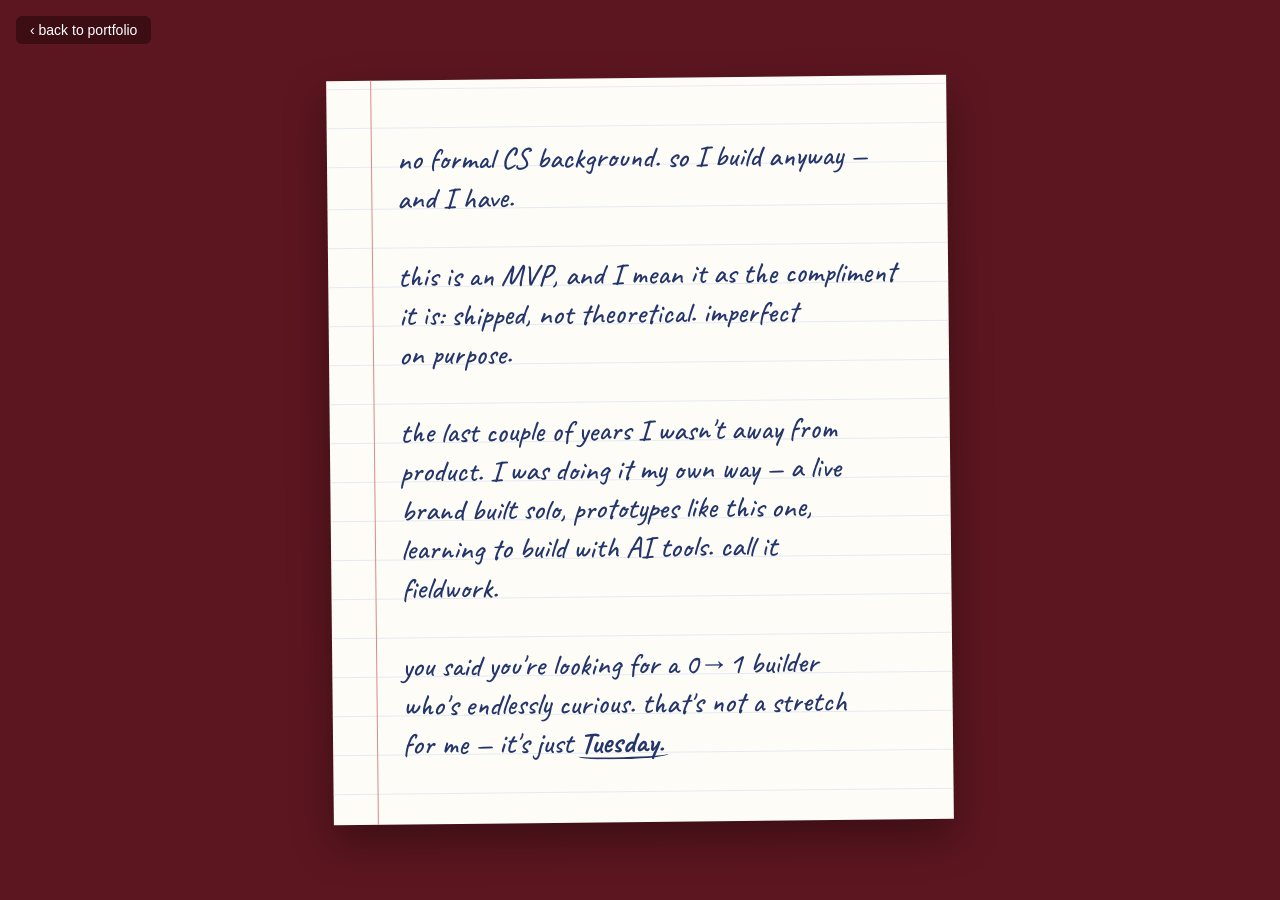
<file: pages/whythismvp.html>
<!DOCTYPE html>
<html lang="en">
<head>
<meta charset="UTF-8">
<title>Why this MVP? — Mallory Odom</title>
<link href="https://fonts.googleapis.com/css2?family=Caveat:wght@500;700&display=swap" rel="stylesheet">
<link rel="stylesheet" href="../styles.css">
</head>
<body class="mvp-page">

<a href="../index.html" class="mvp-back-link">‹ back to portfolio</a>

<div class="mvp-paper">
  <div class="mvp-ink">
    <p>no formal CS background. so I build anyway —</p>
    <p>and I have.</p>
    <p>&nbsp;</p>
    <p>this is an MVP, and I mean it as the compliment</p>
    <p>it is: shipped, not theoretical. imperfect</p>
    <p>on purpose.</p>
    <p>&nbsp;</p>
    <p>the last couple of years I wasn't away from</p>
    <p>product. I was doing it my own way — a live</p>
    <p>brand built solo, prototypes like this one,</p>
    <p>learning to build with AI tools. call it</p>
    <p>fieldwork.</p>
    <p>&nbsp;</p>
    <p>you said you're looking for a 0→1 builder</p>
    <p>who's endlessly curious. that's not a stretch</p>
    <p>for me — it's just <span class="emphasis">Tuesday.</span></p>
  </div>
</div>

</body>
</html>
</file>
<file: styles.css>
/* ============================================
   RESET & BASE
   ============================================ */
* {
    margin: 0;
    padding: 0;
    box-sizing: border-box;
}

body {
    font-family: 'Source Sans Pro', sans-serif;
    background: #FFFFFF;
    padding: 60px;
}

/* ============================================
   ROW 1: Home + Nav + Back
   ============================================ */
.row-1 {
    display: grid;
    grid-template-columns: 80px 1fr 80px;
    height: 60px;
    background: transparent;
    overflow: visible;
    margin-bottom: 20px;
    position: relative;
    z-index: 100;
}

.row-1 > .img-block {
    width: 80px;
    height: 60px;
    overflow: visible;
    position: static;
}

.row-1 > .img-block .default {
    width: 100%;
    height: 100%;
    object-fit: cover;
}

.row-1 > .img-block:first-child .hover {
    position: absolute;
    top: 0;
    left: 0;
    width: 100%;
    height: 100%;
    object-fit: cover;
    pointer-events: none;
    z-index: 1;
}

.row-1 > .img-block:last-child {
    overflow: hidden;
    position: relative;
}

/* ============================================
   NAVIGATION
   ============================================ */
nav {
    display: flex;
    align-items: center;
    justify-content: center;
}

.nav-links {
    display: flex;
    gap: 2rem;
    list-style: none;
    margin: 0;
    padding: 0;
}

.nav-links > li {
    position: relative;
}

.nav-links > li > a {
    font-family: 'Bebas Neue', sans-serif;
    font-size: 1.1rem;
    color: #1A1A1A;
    text-decoration: none;
    letter-spacing: 1px;
    padding: 0.5rem;
    display: block;
    transition: color 0.3s;
}

.nav-links > li > a:hover {
    color: #D4B83D;
}

.nav-links > li > a.active {
    color: #D4B83D;
}

/* ============================================
   DROPDOWN MENU
   ============================================ */
.dropdown {
    position: relative;
}

.dropdown-menu {
    display: none;
    position: absolute;
    top: 100%;
    left: 50%;
    transform: translateX(-50%);
    background-color: #FFFFFF;
    list-style: none;
    margin: 0;
    padding: 0;
    min-width: 160px;
    z-index: 1000;
    border-top: 3px solid #D4B83D;
    box-shadow: 0 4px 12px rgba(0, 0, 0, 0.15);
}

.dropdown-menu li {
    margin: 0;
    padding: 0;
    list-style: none;
}

.dropdown-menu li a {
    display: block;
    padding: 12px 20px;
    font-family: 'Bebas Neue', sans-serif;
    font-size: 1rem;
    color: #1A1A1A;
    text-decoration: none;
    text-align: center;
    white-space: nowrap;
    background-color: #FFFFFF;
}

.dropdown-menu li a:hover {
    background-color: #F5F0E8;
    color: #D4B83D;
}

.dropdown:hover .dropdown-menu {
    display: block;
}

/* ============================================
   ROW 2: Tagline + Crayons
   ============================================ */
.row-2 {
    line-height: 0;
}

.row-2 .img-block {
    width: 100%;
}

.row-2 .img-block img {
    width: 100%;
    height: auto;
    display: block;
}

/* ============================================
   ROW 3: Click Here
   ============================================ */
.row-3 {
    display: grid;
    grid-template-columns: 1fr 3fr;
}

.row-3 .img-block img {
    width: 100%;
    height: 100%;
    object-fit: cover;
}

/* ============================================
   ROW 4: Sky
   ============================================ */
.row-4 {
    line-height: 0;
}

.row-4 .img-block {
    width: 100%;
    height: auto;
}

.row-4 .img-block img {
    width: 100%;
    height: auto;
    display: block;
}

.row-4 .img-block .hover {
    position: absolute;
    top: 0;
    left: 0;
    width: 100%;
    height: 100%;
    opacity: 0;
    transition: opacity 0.3s;
}

/* ============================================
   ROW 5: Category Cards
   ============================================ */
.row-5 {
    display: grid;
    grid-template-columns: 420fr 320fr 280fr 260fr;
    gap: 0;
}

.row-5 .img-block {
    min-width: 0;
}

.row-5 .img-block img {
    width: 100%;
    height: auto;
    display: block;
}

.row-5 .img-block .hover {
    position: absolute;
    top: 0;
    left: 0;
    width: 100%;
    height: 100%;
    opacity: 0;
    transition: opacity 0.3s;
}

/* ============================================
   ROW 6: Blank Spacer
   ============================================ */
.row-6 {
    height: 50px;
    background: #FFFFFF;
}

/* ============================================
   ABOUT ME PAGE - FULL BANNERS + CARD GRID
   ============================================ */
.about-banner {
    line-height: 0;
    width: 100%;
}

.about-banner img {
    width: 100%;
    height: auto;
    display: block;
}

.about-strengths-row {
    display: grid;
    grid-template-columns: 908.54fr 555fr;
}

.about-strengths-row > * {
    min-width: 0;
}

.about-strengths-row img {
    width: 100%;
    height: auto;
    display: block;
}

.about-cards {
    display: grid;
    grid-template-columns: 484fr 599fr 389fr;
}

.about-cards > * {
    min-width: 0;
}

.about-cards img,
.about-cards .img-block {
    width: 100%;
    height: auto;
    display: block;
}

/* ============================================
   IMAGE BLOCKS
   ============================================ */
.img-block {
    position: relative;
    overflow: hidden;
    display: block;
    line-height: 0;
}

.img-block img {
    width: 100%;
    height: auto;
    display: block;
}

.img-block .hover {
    position: absolute;
    top: 0;
    left: 0;
    width: 100%;
    height: 100%;
    opacity: 0;
    transition: opacity 0.3s;
}

.img-block:hover .default {
    opacity: 0;
}

.img-block:hover .hover {
    opacity: 1;
}

.clickable {
    cursor: pointer;
}

/* ============================================
   FULL PAGE IMAGE (for subpages)
   ============================================ */
.page-image {
    width: 100%;
}

.page-image img {
    width: 100%;
    display: block;
}

/* ============================================
   FOOTER
   ============================================ */
footer {
    background: #1A1A1A;
    padding: 2rem;
    text-align: center;
}

.footer-stripes {
    display: flex;
    justify-content: center;
    gap: 8px;
    margin-bottom: 1rem;
}

.stripe {
    width: 40px;
    height: 6px;
}

.s1 { background: #E86A33; }
.s2 { background: #C41E7F; }
.s3 { background: #D4B83D; }
.s4 { background: #1A5E63; }
.s5 { background: #3BA4DC; }

footer p {
    color: white;
    opacity: 0.7;
    font-size: 0.9rem;
}

footer a {
    color: #D4B83D;
    text-decoration: none;
}

footer a:hover {
    text-decoration: underline;
}

/* ============================================
   RESUME PAGE
   ============================================ */
.resume-page {
    position: relative;
    width: 100%;
    padding: 40px 0;
    background-image: url('images/resume-background.png');
    background-size: 100% 100%;
    background-position: top center;
    background-repeat: no-repeat;
}

.resume-content {
    position: relative;
    z-index: 1;
    max-width: 800px;
    margin: 0 auto;
    padding: 40px;
    background: #FFFFFF;
    box-shadow: 0 4px 20px rgba(0, 0, 0, 0.15);
}

.resume-section {
    line-height: 0;
    display: block;
}

.resume-section img {
    width: 100%;
    height: auto;
    display: block;
}

.resume-link {
    position: relative;
    display: block;
    cursor: pointer;
    overflow: hidden;
}

.resume-link .default {
    width: 100%;
    height: auto;
    display: block;
    transition: opacity 0.3s ease;
}

.resume-link .hover {
    position: absolute;
    top: 0;
    left: 0;
    width: 100%;
    height: 100%;
    object-fit: cover;
    opacity: 0;
    transition: opacity 0.3s ease;
}

.resume-link:hover .default {
    opacity: 0;
}

.resume-link:hover .hover {
    opacity: 1;
}

/* ============================================
   RESUME GRID ROWS
   ============================================ */
.resume-grid-item {
    position: relative;
    display: block;
    overflow: hidden;
    line-height: 0;
}

.resume-grid-item img {
    width: 100%;
    height: 100%;
    object-fit: cover;
    display: block;
}

.resume-grid-item .hover {
    position: absolute;
    top: 0;
    left: 0;
    width: 100%;
    height: 100%;
    opacity: 0;
    transition: opacity 0.3s ease;
}

.resume-grid-item:hover .default {
    opacity: 0;
}

.resume-grid-item:hover .hover {
    opacity: 1;
}

/* ============================================
   CASE STUDY PAGES
   ============================================ */
.case-study-section {
    line-height: 0;
    width: 100%;
    max-width: 1100px;
    margin: 0 auto;
    padding: 0;
    box-sizing: border-box;
    position: relative;
    display: block;
    overflow: hidden;
}

.case-study-section > img.default {
    width: 100%;
    height: auto;
    display: block;
}

.case-study-section > img.hover {
    position: absolute;
    top: 0;
    left: 0;
    width: 100%;
    height: auto;
    opacity: 0;
    transition: opacity 0.3s ease;
}

.case-study-section:hover > img.default {
    opacity: 0;
}

.case-study-section:hover > img.hover {
    opacity: 1;
}

.case-study-section:last-of-type {
    padding-bottom: 60px;
}

/* ============================================
   PREVENT HORIZONTAL OVERFLOW
   ============================================ */
html, body {
    max-width: 100%;
    overflow-x: hidden;
}

/* ============================================
   TESTIMONIALS PAGE BACKGROUND
   ============================================ */
.testimonials-page {
    background-image: url('images/testimonials-background.png');
    background-size: 100% 100%;
    background-position: top center;
    background-repeat: no-repeat;
    width: 100%;
    padding-top: 60px;
}

/* ============================================
   TESTIMONIALS HEADER ROW
   ============================================ */
.testimonials-header {
    width: 100%;
    max-width: 1100px;
    margin: 0 auto 20px;
    line-height: 0;
}

.testimonials-header img {
    width: 100%;
    height: auto;
    display: block;
}
.no-hover:hover .default {
    opacity: 1;
}
.no-hover.resume-link:hover .default {
    opacity: 1;
}

/* ============================================
   WHY THIS MVP PAGE
   ============================================ */
.mvp-page {
    min-height: 100vh;
    background: #5c1620;
    display: flex;
    align-items: center;
    justify-content: center;
    padding: 60px 20px;
}

.mvp-back-link {
    position: fixed;
    top: 16px;
    left: 16px;
    font-size: 14px;
    color: #fff;
    background: rgba(0, 0, 0, 0.35);
    padding: 6px 14px;
    border-radius: 6px;
    text-decoration: none;
    z-index: 10;
}

.mvp-back-link:hover {
    background: rgba(0, 0, 0, 0.55);
}

.mvp-paper {
    position: relative;
    width: 100%;
    max-width: 620px;
    background: #fdfcf7;
    padding: 60px 40px 60px 70px;
    box-shadow: 0 18px 40px rgba(0, 0, 0, 0.35);
    transform: rotate(-0.6deg);
    background-image:
        repeating-linear-gradient(
            to bottom,
            transparent,
            transparent 38px,
            #cdd9ec 39px
        );
    background-position: 0 90px;
    animation: mvp-settle 0.6s ease-out;
}

.mvp-paper::before {
    content: "";
    position: absolute;
    top: 0;
    bottom: 0;
    left: 44px;
    width: 1px;
    background: #d98a8a;
}

@keyframes mvp-settle {
    from { opacity: 0; transform: rotate(-0.6deg) translateY(10px); }
    to   { opacity: 1; transform: rotate(-0.6deg) translateY(0); }
}

.mvp-ink {
    font-family: 'Caveat', cursive;
    font-size: 30px;
    line-height: 39px;
    color: #24356b;
    font-weight: 500;
}

.mvp-ink p {
    margin: 0;
}

.mvp-ink .emphasis {
    font-weight: 700;
    position: relative;
}

.mvp-ink .emphasis::after {
    content: "";
    position: absolute;
    left: -2px;
    right: -4px;
    bottom: 2px;
    height: 6px;
    border-bottom: 2px solid #24356b;
    border-radius: 50%;
    transform: rotate(-1deg);
}
</file>
